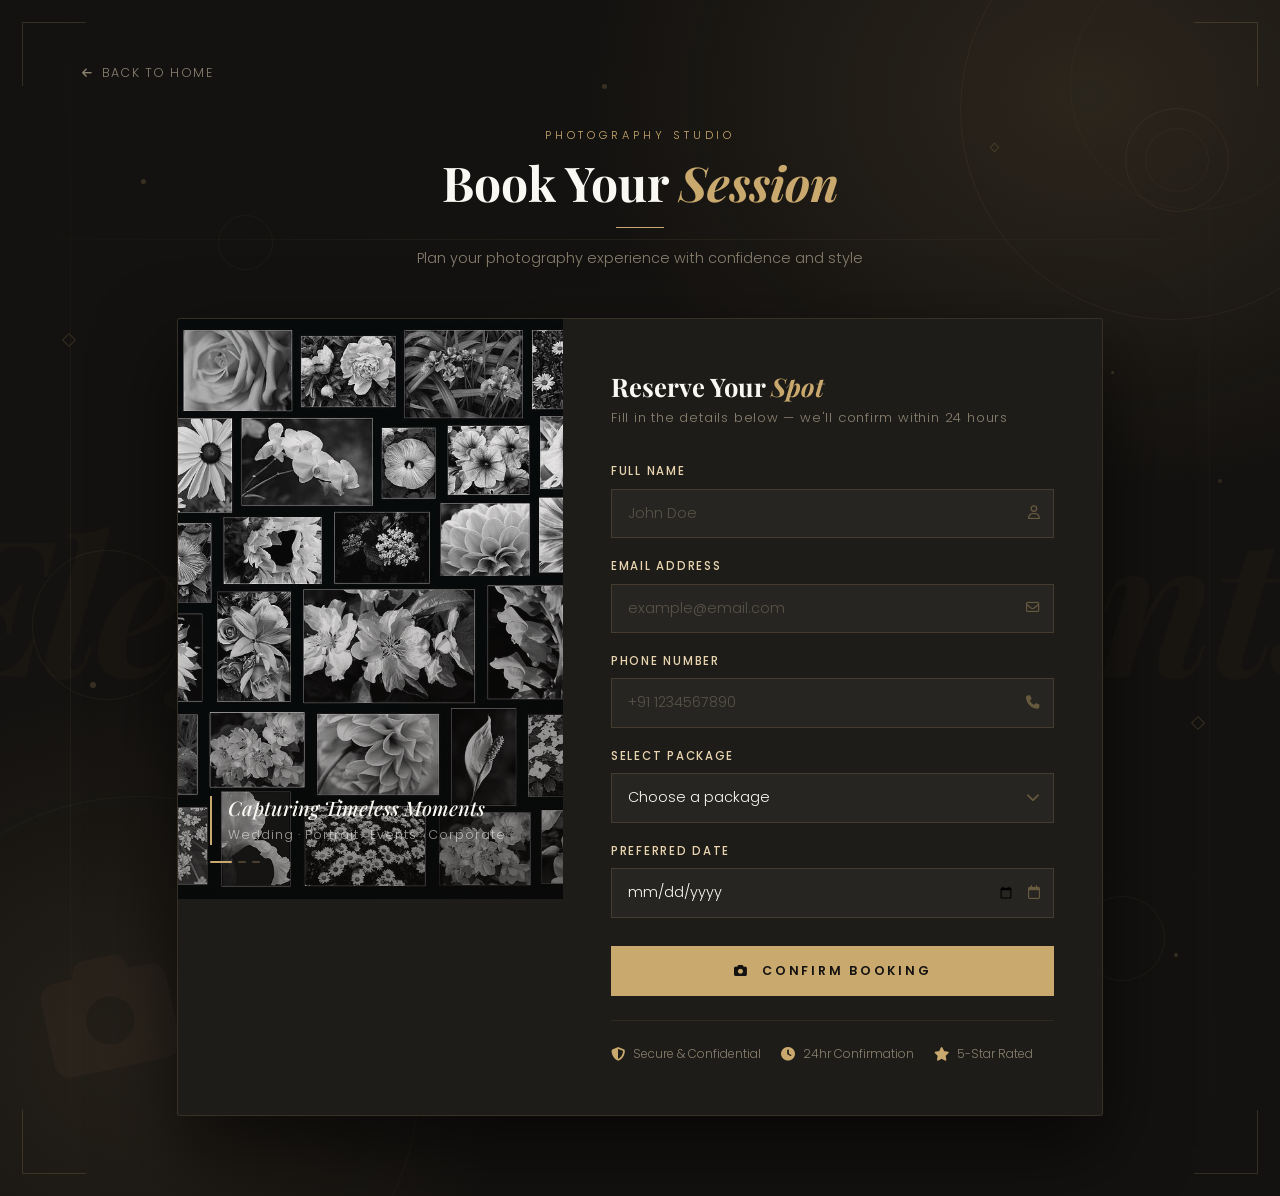
<file: bookingform.html>
<!DOCTYPE html>
<html lang="en">
<head>
    <meta charset="UTF-8">
    <meta name="viewport" content="width=device-width, initial-scale=1.0">
    <title>Book Your Session | Elegant Moments</title>
    <link href="https://cdn.jsdelivr.net/npm/bootstrap@5.3.2/dist/css/bootstrap.min.css" rel="stylesheet">
    <link rel="stylesheet" href="https://cdnjs.cloudflare.com/ajax/libs/font-awesome/6.5.0/css/all.min.css">
    <link href="https://fonts.googleapis.com/css2?family=Playfair+Display:ital,wght@0,500;0,700;1,500&family=Poppins:wght@300;400;500;600&display=swap" rel="stylesheet">

    <style>
        :root {
            --gold:       #c9a96e;
            --gold-light: #e8d5b0;
            --gold-dark:  #9e7840;
            --charcoal:   #141210;
            --charcoal-2: #1e1c18;
            --charcoal-3: #28261f;
            --warm-white: #faf8f3;
            --muted:      #8a8070;
        }

        *, *::before, *::after { box-sizing: border-box; margin: 0; padding: 0; }
        html { scroll-behavior: smooth; }

        body {
            font-family: 'Poppins', sans-serif;
            font-weight: 300;
            background: var(--charcoal);
            color: var(--warm-white);
            min-height: 100vh;
            overflow-x: hidden;
        }

        ::-webkit-scrollbar { width: 4px; }
        ::-webkit-scrollbar-track { background: var(--charcoal); }
        ::-webkit-scrollbar-thumb { background: var(--gold); border-radius: 2px; }

        /* ════════════════════════════════
           PAGE WRAPPER
        ════════════════════════════════ */
        .page-wrapper {
            min-height: 100vh;
            position: relative;
            padding: 60px 0 80px;
            overflow: hidden;
            background:
                radial-gradient(ellipse 65% 55% at 85% 8%,  rgba(201,169,110,0.13) 0%, transparent 60%),
                radial-gradient(ellipse 55% 55% at 10% 88%, rgba(201,169,110,0.09) 0%, transparent 55%),
                radial-gradient(ellipse 40% 40% at 50% 50%, rgba(201,169,110,0.04) 0%, transparent 70%),
                var(--charcoal);
        }

        /* ── Corner brackets ── */
        .bg-bracket {
            position: absolute; width: 64px; height: 64px;
            pointer-events: none; z-index: 0;
        }
        .bg-bracket-tl { top:22px; left:22px; border-top:1px solid rgba(201,169,110,0.18); border-left:1px solid rgba(201,169,110,0.18); }
        .bg-bracket-tr { top:22px; right:22px; border-top:1px solid rgba(201,169,110,0.18); border-right:1px solid rgba(201,169,110,0.18); }
        .bg-bracket-bl { bottom:22px; left:22px; border-bottom:1px solid rgba(201,169,110,0.18); border-left:1px solid rgba(201,169,110,0.18); }
        .bg-bracket-br { bottom:22px; right:22px; border-bottom:1px solid rgba(201,169,110,0.18); border-right:1px solid rgba(201,169,110,0.18); }

        /* ── Rings ── */
        .bg-ring { position:absolute; border-radius:50%; border:1px solid rgba(201,169,110,0.07); pointer-events:none; z-index:0; }
        .bg-ring-1 { width:420px;height:420px; top:-100px; right:-100px; }
        .bg-ring-2 { width:250px;height:250px; top:-40px;  right:-40px;  border-color:rgba(201,169,110,0.04); }
        .bg-ring-3 { width:560px;height:560px; bottom:-160px; left:-140px; border-color:rgba(201,169,110,0.05); }
        .bg-ring-4 { width:150px;height:150px; top:46%; left:2.5%; border-color:rgba(201,169,110,0.07); }
        .bg-ring-5 { width:85px; height:85px;  bottom:18%; right:9%; border-color:rgba(201,169,110,0.07); }
        .bg-ring-6 { width:55px; height:55px;  top:18%;  left:17%; border-color:rgba(201,169,110,0.05); }

        /* ── Lines ── */
        .bg-hline { position:absolute; height:1px; left:0; right:0; background:linear-gradient(90deg,transparent,rgba(201,169,110,0.09),transparent); pointer-events:none; z-index:0; }
        .bg-hline-1 { top:20%; }
        .bg-hline-2 { top:73%; opacity:.65; }

        .bg-vline { position:absolute; width:1px; top:0; bottom:0; background:linear-gradient(180deg,transparent,rgba(201,169,110,0.07),transparent); pointer-events:none; z-index:0; }
        .bg-vline-1 { left:5.5%; }
        .bg-vline-2 { right:5.5%; opacity:.55; }

        /* ── Dots ── */
        .bg-dot { position:absolute; border-radius:50%; background:rgba(201,169,110,0.2); pointer-events:none; z-index:0; }
        .bg-dot-1 { width:5px;height:5px; top:15%;  left:11%; }
        .bg-dot-2 { width:3px;height:3px; top:31%;  right:13%; background:rgba(201,169,110,0.25); }
        .bg-dot-3 { width:6px;height:6px; top:57%;  left:7%; }
        .bg-dot-4 { width:4px;height:4px; bottom:20%; right:8%; }
        .bg-dot-5 { width:3px;height:3px; top:77%;  left:21%; background:rgba(201,169,110,0.12); }
        .bg-dot-6 { width:5px;height:5px; top:7%;   left:47%; }
        .bg-dot-7 { width:4px;height:4px; top:40%;  right:4.5%; background:rgba(201,169,110,0.15); }

        /* ── Diamonds ── */
        .bg-diamond { position:absolute; border:1px solid rgba(201,169,110,0.2); transform:rotate(45deg); pointer-events:none; z-index:0; }
        .bg-diamond-1 { width:10px;height:10px; top:28%; left:5%; }
        .bg-diamond-2 { width:10px;height:10px; top:60%; right:6%; }
        .bg-diamond-3 { width:7px; height:7px;  top:12%; right:22%; }

        /* ── Watermark ── */
        .bg-watermark {
            position:absolute; top:50%; left:50%;
            transform:translate(-50%,-50%);
            font-family:'Playfair Display',serif;
            font-size:clamp(90px,15vw,190px);
            font-weight:700; font-style:italic;
            color:rgba(201,169,110,0.028);
            white-space:nowrap; letter-spacing:-0.02em;
            user-select:none; pointer-events:none; z-index:0;
        }

        /* ── Lens ── */
        .bg-lens {
            position:absolute; top:9%; right:4%;
            width:104px; height:104px; border-radius:50%;
            border:1px solid rgba(201,169,110,0.08);
            display:flex; align-items:center; justify-content:center;
            pointer-events:none; z-index:0;
        }
        .bg-lens::after { content:''; width:64px;height:64px; border-radius:50%; border:1px solid rgba(201,169,110,0.05); }

        /* ── Camera icon ── */
        .bg-camera {
            position:absolute; bottom:7%; left:3.5%;
            font-size:8rem; color:rgba(201,169,110,0.045);
            pointer-events:none; user-select:none; z-index:0;
            transform:rotate(-12deg);
        }

        /* Content above bg */
        .page-wrapper > .container { position:relative; z-index:1; }

        /* ── BACK LINK ── */
        .back-link {
            display:inline-flex; align-items:center; gap:8px;
            color:var(--muted); font-size:0.78rem;
            letter-spacing:0.12em; text-transform:uppercase;
            text-decoration:none; margin-bottom:44px; transition:color 0.3s;
        }
        .back-link:hover { color:var(--gold); }
        .back-link i { font-size:0.7rem; transition:transform 0.3s; }
        .back-link:hover i { transform:translateX(-4px); }

        /* ── HEADING ── */
        .section-eyebrow { font-size:0.7rem; letter-spacing:0.35em; text-transform:uppercase; color:var(--gold); margin-bottom:12px; }
        .section-title { font-family:'Playfair Display',serif; font-size:clamp(2rem,4vw,3rem); font-weight:700; color:var(--warm-white); line-height:1.1; }
        .section-title em { font-style:italic; color:var(--gold); }
        .gold-rule { width:48px; height:1px; background:var(--gold); margin:18px auto; }
        .section-sub { color:var(--muted); font-size:0.9rem; line-height:1.7; }

        /* ── BOOKING CARD ── */
        .booking-card {
            background:var(--charcoal-2);
            border:1px solid rgba(201,169,110,0.14);
            border-radius:3px; overflow:hidden;
            box-shadow:0 32px 80px rgba(0,0,0,0.6);
        }

        .booking-image-panel { position:relative; overflow:hidden; min-height:580px; background:var(--charcoal-3); }
        .booking-image-panel img {
            width:100%; height:100%; object-fit:cover; object-position:center;
            display:block; position:absolute; inset:0;
            filter:brightness(0.92) saturate(0.85) contrast(1.02);
            transition:transform 8s ease;
        }
        .booking-card:hover .booking-image-panel img { transform:scale(1.06); }

        .image-overlay {
            position:absolute; inset:0;
            background:linear-gradient(160deg,rgba(10,8,6,0.05) 0%,rgba(10,8,6,0.02) 40%,rgba(10,8,6,0.55) 100%);
            z-index:1;
        }
        .image-badge { position:absolute; bottom:36px; left:32px; right:32px; z-index:2; }
        .image-badge-inner { border-left:2px solid var(--gold); padding-left:16px; }
        .image-badge-inner h5 { font-family:'Playfair Display',serif; font-style:italic; font-size:1.25rem; color:var(--warm-white); margin-bottom:6px; }
        .image-badge-inner p { font-size:0.78rem; color:rgba(250,248,243,0.6); letter-spacing:0.08em; margin:0; }
        .image-dots { display:flex; gap:6px; margin-top:16px; }
        .image-dots span { width:22px; height:2px; background:var(--gold); border-radius:1px; }
        .image-dots span:not(:first-child) { background:rgba(201,169,110,0.3); width:8px; }

        .booking-form-panel { padding:52px 48px; }
        .form-panel-title { font-family:'Playfair Display',serif; font-size:1.6rem; font-weight:700; color:var(--warm-white); margin-bottom:6px; }
        .form-panel-title em { font-style:italic; color:var(--gold); }
        .form-panel-sub { font-size:0.82rem; color:var(--muted); letter-spacing:0.06em; margin-bottom:36px; }

        .field-group { margin-bottom:20px; }
        .field-label { display:block; font-size:0.72rem; font-weight:500; letter-spacing:0.15em; text-transform:uppercase; color:var(--gold-light); margin-bottom:8px; }
        .field-input {
            width:100%; background:rgba(255,255,255,0.04);
            border:1px solid rgba(201,169,110,0.18); border-radius:0;
            padding:13px 16px; color:var(--warm-white);
            font-family:'Poppins',sans-serif; font-size:0.9rem; font-weight:300;
            transition:border-color 0.3s,background 0.3s,box-shadow 0.3s;
            outline:none; appearance:none; -webkit-appearance:none;
        }
        .field-input::placeholder { color:rgba(138,128,112,0.5); }
        .field-input:focus { border-color:var(--gold); background:rgba(201,169,110,0.04); box-shadow:0 0 0 3px rgba(201,169,110,0.08); }
        .field-input option { background:var(--charcoal-3); color:var(--warm-white); }

        .input-wrap { position:relative; }
        .input-wrap .field-icon { position:absolute; right:14px; top:50%; transform:translateY(-50%); color:rgba(201,169,110,0.4); font-size:0.85rem; pointer-events:none; }
        .input-wrap .field-input { padding-right:38px; }

        .btn-book {
            width:100%; background:var(--gold); border:none; color:var(--charcoal);
            font-family:'Poppins',sans-serif; font-size:0.78rem; font-weight:600;
            letter-spacing:0.22em; text-transform:uppercase;
            padding:16px; cursor:pointer; transition:all 0.35s;
            position:relative; overflow:hidden; margin-top:8px;
        }
        .btn-book::before {
            content:''; position:absolute; top:0; left:-100%; width:100%; height:100%;
            background:linear-gradient(90deg,transparent,rgba(255,255,255,0.15),transparent);
            transition:left 0.5s;
        }
        .btn-book:hover::before { left:100%; }
        .btn-book:hover { background:var(--gold-dark); color:#fff; box-shadow:0 12px 36px rgba(201,169,110,0.35); transform:translateY(-2px); }
        .btn-book:active { transform:translateY(0); }

        .trust-row { display:flex; gap:20px; margin-top:24px; padding-top:24px; border-top:1px solid rgba(201,169,110,0.1); }
        .trust-item { display:flex; align-items:center; gap:8px; font-size:0.75rem; color:var(--muted); }
        .trust-item i { color:var(--gold); font-size:0.85rem; }

        /* ════════════════════════════════
           CONFIRMATION OVERLAY
        ════════════════════════════════ */
        .confirm-overlay {
            display:none; position:fixed; inset:0; z-index:9999;
            align-items:center; justify-content:center;
            background:rgba(10,8,6,0.88);
            backdrop-filter:blur(14px); -webkit-backdrop-filter:blur(14px);
            padding:20px;
        }
        .confirm-overlay.show { display:flex; animation:overlayIn 0.45s ease both; }
        @keyframes overlayIn { from { opacity:0; } to { opacity:1; } }

        .confirm-box {
            background:var(--charcoal-2); border:1px solid rgba(201,169,110,0.2);
            max-width:500px; width:100%; padding:56px 48px; text-align:center;
            position:relative; animation:boxIn 0.5s 0.1s cubic-bezier(0.34,1.56,0.64,1) both;
        }
        @keyframes boxIn { from { opacity:0; transform:scale(0.85) translateY(24px); } to { opacity:1; transform:scale(1) translateY(0); } }

        .check-circle {
            width:82px; height:82px; border-radius:50%;
            background:linear-gradient(135deg,var(--gold-dark),var(--gold));
            display:flex; align-items:center; justify-content:center;
            margin:0 auto 28px;
            box-shadow:0 0 0 12px rgba(201,169,110,0.1),0 16px 40px rgba(201,169,110,0.3);
            animation:popIn 0.6s 0.3s cubic-bezier(0.34,1.56,0.64,1) both;
        }
        @keyframes popIn { from { opacity:0; transform:scale(0.4); } to { opacity:1; transform:scale(1); } }
        .check-circle i { font-size:2rem; color:var(--charcoal); animation:checkDraw 0.4s 0.7s ease both; }
        @keyframes checkDraw { from { opacity:0; transform:scale(0.5) rotate(-20deg); } to { opacity:1; transform:scale(1) rotate(0deg); } }

        .confirm-title { font-family:'Playfair Display',serif; font-size:1.9rem; font-weight:700; color:var(--warm-white); margin-bottom:10px; animation:fadeUp 0.5s 0.5s ease both; }
        .confirm-title em { font-style:italic; color:var(--gold); }
        .confirm-sub { font-size:0.88rem; color:var(--muted); line-height:1.7; margin-bottom:32px; animation:fadeUp 0.5s 0.6s ease both; }

        .confirm-details { background:rgba(255,255,255,0.03); border:1px solid rgba(201,169,110,0.12); padding:20px 24px; margin-bottom:32px; text-align:left; animation:fadeUp 0.5s 0.65s ease both; }
        .confirm-detail-row { display:flex; justify-content:space-between; align-items:center; padding:8px 0; }
        .confirm-detail-row:not(:last-child) { border-bottom:1px solid rgba(201,169,110,0.08); }
        .confirm-detail-row .label { font-size:0.72rem; letter-spacing:0.12em; text-transform:uppercase; color:var(--muted); }
        .confirm-detail-row .value { font-size:0.88rem; font-weight:500; color:var(--warm-white); text-align:right; max-width:60%; }

        .confirm-id { font-size:0.72rem; letter-spacing:0.2em; text-transform:uppercase; color:var(--gold); margin-bottom:28px; animation:fadeUp 0.5s 0.7s ease both; }

        .btn-confirm-close {
            background:var(--gold); border:none; color:var(--charcoal);
            font-family:'Poppins',sans-serif; font-size:0.76rem; font-weight:600;
            letter-spacing:0.2em; text-transform:uppercase;
            padding:14px 44px; cursor:pointer; transition:all 0.3s;
            animation:fadeUp 0.5s 0.75s ease both;
        }
        .btn-confirm-close:hover { background:var(--gold-dark); color:#fff; transform:translateY(-2px); box-shadow:0 10px 28px rgba(201,169,110,0.3); }

        .confetti-dot { position:absolute; border-radius:50%; animation:confettiFall 1.2s ease-out both; }
        @keyframes confettiFall { from { opacity:1; transform:translateY(-20px) rotate(0deg); } to { opacity:0; transform:translateY(60px) rotate(360deg); } }
        @keyframes fadeUp { from { opacity:0; transform:translateY(16px); } to { opacity:1; transform:translateY(0); } }

        @media (max-width: 767px) {
            .booking-form-panel { padding:36px 28px; }
            .confirm-box { padding:44px 28px; }
            .trust-row { flex-wrap:wrap; gap:12px; }
            .bg-camera, .bg-watermark { display:none; }
        }
    </style>
</head>
<body>

<div class="page-wrapper">

    <!-- ─── Decorative BG elements ─── -->
    <div class="bg-bracket bg-bracket-tl"></div>
    <div class="bg-bracket bg-bracket-tr"></div>
    <div class="bg-bracket bg-bracket-bl"></div>
    <div class="bg-bracket bg-bracket-br"></div>

    <div class="bg-ring bg-ring-1"></div>
    <div class="bg-ring bg-ring-2"></div>
    <div class="bg-ring bg-ring-3"></div>
    <div class="bg-ring bg-ring-4"></div>
    <div class="bg-ring bg-ring-5"></div>
    <div class="bg-ring bg-ring-6"></div>

    <div class="bg-hline bg-hline-1"></div>
    <div class="bg-hline bg-hline-2"></div>
    <div class="bg-vline bg-vline-1"></div>
    <div class="bg-vline bg-vline-2"></div>

    <div class="bg-dot bg-dot-1"></div>
    <div class="bg-dot bg-dot-2"></div>
    <div class="bg-dot bg-dot-3"></div>
    <div class="bg-dot bg-dot-4"></div>
    <div class="bg-dot bg-dot-5"></div>
    <div class="bg-dot bg-dot-6"></div>
    <div class="bg-dot bg-dot-7"></div>

    <div class="bg-diamond bg-diamond-1"></div>
    <div class="bg-diamond bg-diamond-2"></div>
    <div class="bg-diamond bg-diamond-3"></div>

    <div class="bg-lens"></div>
    <div class="bg-camera"><i class="fa-solid fa-camera"></i></div>
    <div class="bg-watermark">Elegant Moments</div>

    <!-- ─── Page Content ─── -->
    <div class="container">

        <a href="index.html" class="back-link">
            <i class="fa-solid fa-arrow-left"></i> Back to Home
        </a>

        <div class="text-center mb-5">
            <p class="section-eyebrow">Photography Studio</p>
            <h2 class="section-title">Book Your <em>Session</em></h2>
            <div class="gold-rule"></div>
            <p class="section-sub">Plan your photography experience with confidence and style</p>
        </div>

        <div class="row justify-content-center">
            <div class="col-lg-10">
                <div class="booking-card">
                    <div class="row g-0">

                        <!-- Left Image -->
                        <div class="col-md-5 d-none d-md-block">
                            <div class="booking-image-panel">
                                <img src="flowers-in-black-and-white-collage-mary-bedy.jpg" alt="Booking Image">
                                <div class="image-overlay"></div>
                                <div class="image-badge">
                                    <div class="image-badge-inner">
                                        <h5>Capturing Timeless Moments</h5>
                                        <p>Wedding · Portrait · Events · Corporate</p>
                                    </div>
                                    <div class="image-dots">
                                        <span></span><span></span><span></span>
                                    </div>
                                </div>
                            </div>
                        </div>

                        <!-- Right Form -->
                        <div class="col-md-7">
                            <div class="booking-form-panel">

                                <h3 class="form-panel-title">Reserve Your <em>Spot</em></h3>
                                <p class="form-panel-sub">Fill in the details below — we'll confirm within 24 hours</p>

                                <form id="bookingForm" onsubmit="handleBooking(event)">

                                    <div class="field-group">
                                        <label class="field-label">Full Name</label>
                                        <div class="input-wrap">
                                            <input id="fieldName" type="text" class="field-input" placeholder="John Doe" required>
                                            <i class="fa-regular fa-user field-icon"></i>
                                        </div>
                                    </div>

                                    <div class="field-group">
                                        <label class="field-label">Email Address</label>
                                        <div class="input-wrap">
                                            <input id="fieldEmail" type="email" class="field-input" placeholder="example@email.com" required>
                                            <i class="fa-regular fa-envelope field-icon"></i>
                                        </div>
                                    </div>

                                    <div class="field-group">
                                        <label class="field-label">Phone Number</label>
                                        <div class="input-wrap">
                                            <input id="fieldPhone" type="tel" class="field-input" placeholder="+91 1234567890" required>
                                            <i class="fa-solid fa-phone field-icon"></i>
                                        </div>
                                    </div>

                                    <div class="field-group">
                                        <label class="field-label">Select Package</label>
                                        <div class="input-wrap">
                                            <select id="fieldPackage" class="field-input" required>
                                                <option value="">Choose a package</option>
                                                <option>Wedding Photography</option>
                                                <option>Pre-Wedding Shoot</option>
                                                <option>Birthday Event</option>
                                                <option>Corporate Event</option>
                                                <option>Portrait Session</option>
                                            </select>
                                            <i class="fa-solid fa-chevron-down field-icon"></i>
                                        </div>
                                    </div>

                                    <div class="field-group">
                                        <label class="field-label">Preferred Date</label>
                                        <div class="input-wrap">
                                            <input id="fieldDate" type="date" class="field-input" required>
                                            <i class="fa-regular fa-calendar field-icon"></i>
                                        </div>
                                    </div>

                                    <button type="submit" class="btn-book">
                                        <i class="fa-solid fa-camera me-2"></i> Confirm Booking
                                    </button>

                                    <div class="trust-row">
                                        <div class="trust-item"><i class="fa-solid fa-shield-halved"></i><span>Secure & Confidential</span></div>
                                        <div class="trust-item"><i class="fa-solid fa-clock"></i><span>24hr Confirmation</span></div>
                                        <div class="trust-item"><i class="fa-solid fa-star"></i><span>5-Star Rated</span></div>
                                    </div>

                                </form>
                            </div>
                        </div>

                    </div>
                </div>
            </div>
        </div>

    </div>
</div>

<!-- CONFIRMATION OVERLAY -->
<div class="confirm-overlay" id="confirmOverlay">
    <div class="confirm-box" id="confirmBox">
        <div class="check-circle"><i class="fa-solid fa-check"></i></div>
        <h3 class="confirm-title">Booking <em>Confirmed!</em></h3>
        <p class="confirm-sub">Thank you for choosing Elegant Moments.<br>We've received your request and will reach out within 24 hours.</p>
        <div class="confirm-details">
            <div class="confirm-detail-row"><span class="label">Name</span><span class="value" id="summaryName">—</span></div>
            <div class="confirm-detail-row"><span class="label">Package</span><span class="value" id="summaryPackage">—</span></div>
            <div class="confirm-detail-row"><span class="label">Date</span><span class="value" id="summaryDate">—</span></div>
            <div class="confirm-detail-row"><span class="label">Contact</span><span class="value" id="summaryEmail">—</span></div>
        </div>
        <p class="confirm-id" id="confirmId">Booking Ref: EM-000000</p>
        <button class="btn-confirm-close" onclick="closeConfirm()">
            <i class="fa-solid fa-house me-2"></i> Back to Home
        </button>
    </div>
</div>

<script src="https://cdn.jsdelivr.net/npm/bootstrap@5.3.2/dist/js/bootstrap.bundle.min.js"></script>
<script>
    function handleBooking(e) {
        e.preventDefault();
        const name    = document.getElementById('fieldName').value.trim();
        const email   = document.getElementById('fieldEmail').value.trim();
        const pkg     = document.getElementById('fieldPackage').value;
        const dateVal = document.getElementById('fieldDate').value;
        const dateStr = new Date(dateVal).toLocaleDateString('en-IN', { day:'numeric', month:'long', year:'numeric' });

        document.getElementById('summaryName').textContent    = name;
        document.getElementById('summaryPackage').textContent = pkg;
        document.getElementById('summaryDate').textContent    = dateStr;
        document.getElementById('summaryEmail').textContent   = email;
        document.getElementById('confirmId').textContent      = 'Booking Ref: EM-' + Math.floor(100000 + Math.random() * 900000);

        spawnConfetti();
        document.getElementById('confirmOverlay').classList.add('show');
    }

    function closeConfirm() {
        const overlay = document.getElementById('confirmOverlay');
        overlay.style.opacity = '0';
        overlay.style.transition = 'opacity 0.35s ease';
        setTimeout(() => {
            overlay.classList.remove('show');
            overlay.style.opacity = '';
            overlay.style.transition = '';
            document.getElementById('bookingForm').reset();
        }, 350);
    }

    document.getElementById('confirmOverlay').addEventListener('click', function(e) {
        if (e.target === this) closeConfirm();
    });

    function spawnConfetti() {
        const box = document.getElementById('confirmBox');
        box.querySelectorAll('.confetti-dot').forEach(d => d.remove());
        const colors = ['#c9a96e','#e8d5b0','#9e7840','#fff','#f0c040'];
        for (let i = 0; i < 22; i++) {
            const dot = document.createElement('div');
            dot.className = 'confetti-dot';
            dot.style.background        = colors[Math.floor(Math.random() * colors.length)];
            dot.style.left              = Math.random() * 100 + '%';
            dot.style.top               = Math.random() * 40 + '%';
            dot.style.animationDelay    = (Math.random() * 0.6) + 's';
            dot.style.animationDuration = (0.8 + Math.random() * 0.8) + 's';
            dot.style.width = dot.style.height = (4 + Math.random() * 6) + 'px';
            box.appendChild(dot);
        }
    }

    document.getElementById('fieldDate').min = new Date().toISOString().split('T')[0];
</script>
</body>
</html>
</file>
